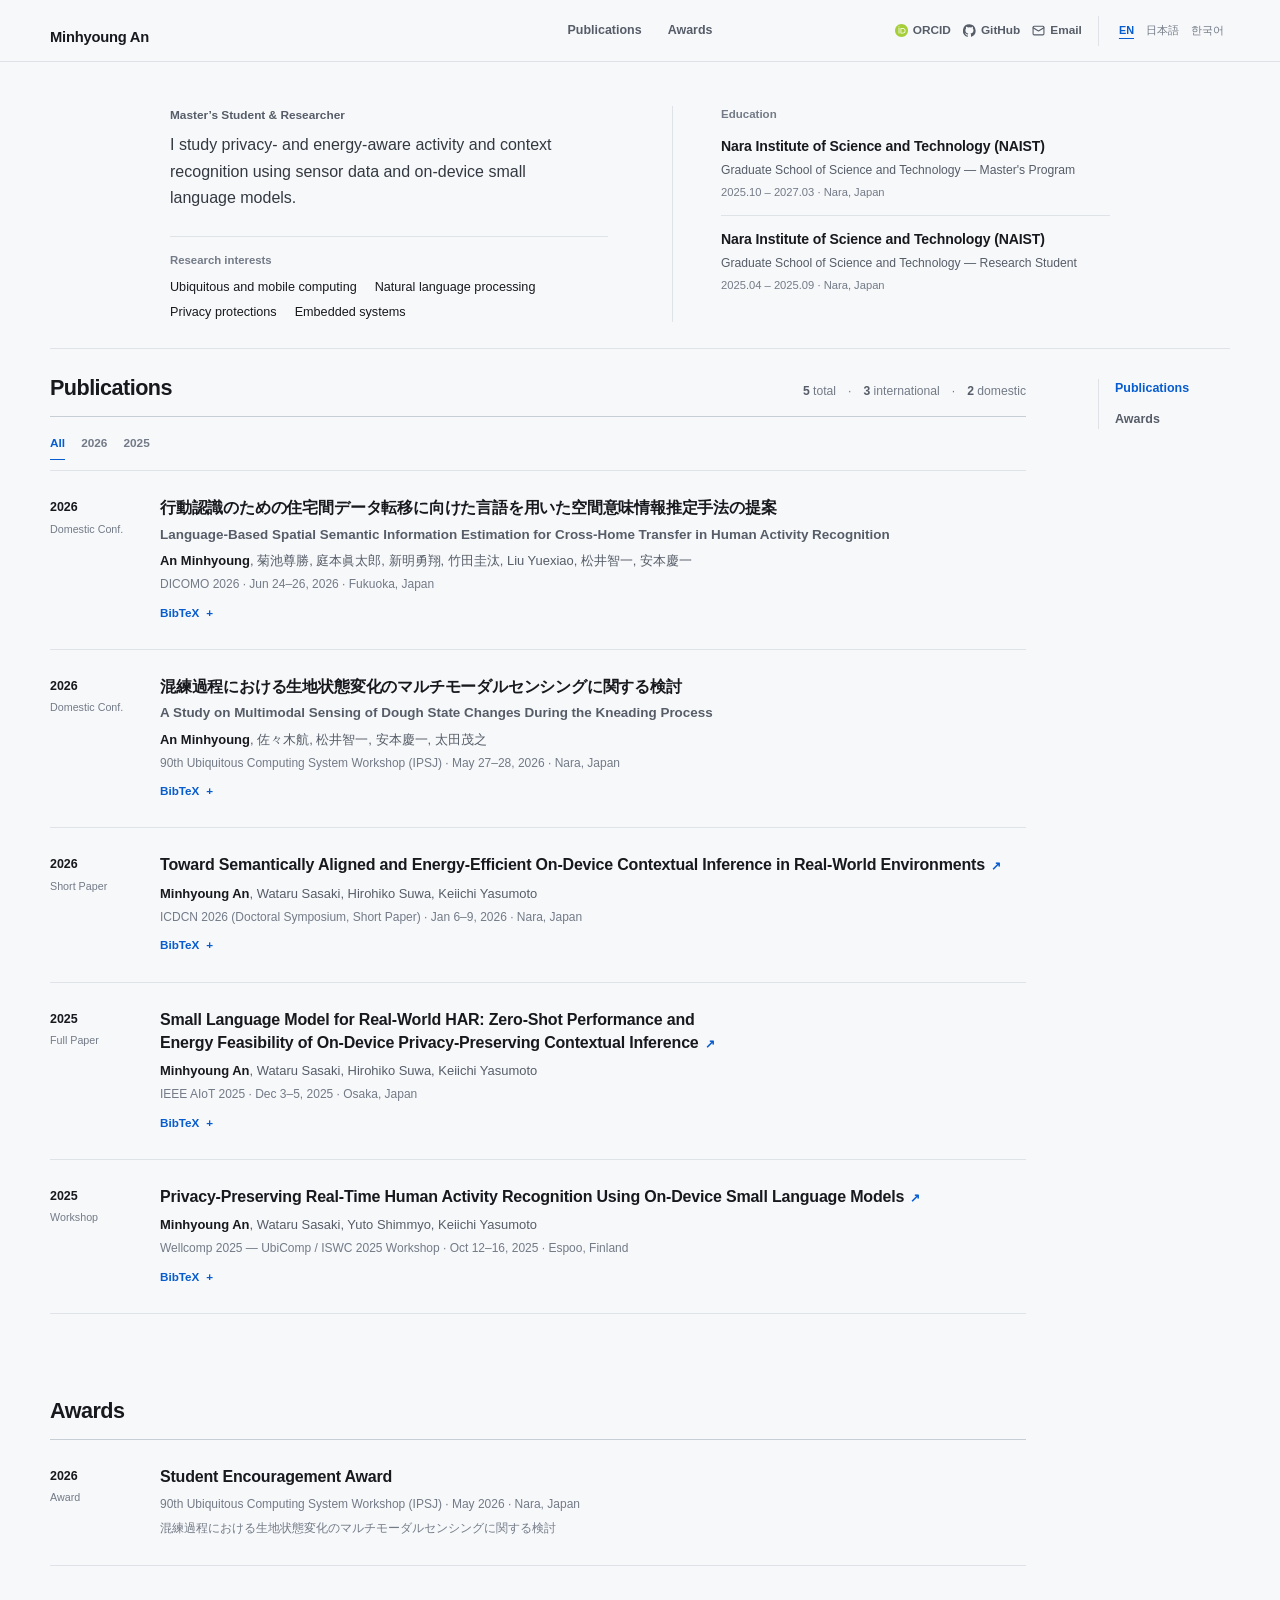
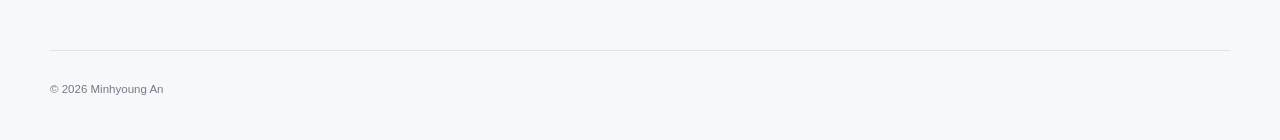
<file: index.html>
<!DOCTYPE html>
<html lang="ja">

<head>
    <meta charset="UTF-8">
    <meta name="viewport" content="width=device-width, initial-scale=1.0">
    <title>Minhyoung An | Researcher</title>
    <meta name="description" content="Minhyoung An — NAIST researcher working on on-device contextual inference, human activity recognition, and privacy-aware sensing.">
    <meta name="theme-color" content="#f7f8fa">
    <link rel="canonical" href="https://amh0727.github.io/">
    <link rel="icon" href="favicon.svg" type="image/svg+xml">
    <link rel="stylesheet" href="index.css">
</head>

<body>
    <!--
      THESIS: A concise researcher index that makes research focus, verified profiles, publications, and BibTeX immediately accessible.
      OWN-WORLD: Institutional cool-white field, near-black type, cobalt links, thin rules, dense bibliography, no cards or decorative imagery.
      STORY: Identity and education → verified destinations → short research focus → ACM interests → publications and awards.
      FIRST VIEWPORT: Slim utility header, compact name/education/focus, research interests, and the beginning of the publication index.
      FORM: Experience direction, seed fa8f7abc, approved Composition C with concise-copy constraint.
      FINISH: unreviewed and undocumented is unfinished; this build ends with the finish review, the verdict, and DESIGN.md
    -->
    <header class="site-header">
        <h1 class="site-title"><a class="site-identity" href="#about" id="site-name">Minhyoung An</a></h1>
        <nav class="header-nav" aria-label="Primary navigation">
            <a href="#publications" data-nav="navPublications">論文・発表</a>
            <a href="#awards" data-nav="navAwards">受賞歴</a>
        </nav>
        <div class="header-tools">
            <div class="profile-links" id="profile-links" aria-label="External profiles"></div>
            <div class="lang-switch" id="lang-switch" role="group" aria-label="Language">
                <button type="button" data-lang="en">EN</button>
                <button type="button" data-lang="ja">日本語</button>
                <button type="button" data-lang="ko">한국어</button>
            </div>
        </div>
    </header>

    <div class="page-shell">
        <section class="intro" id="about" aria-label="Research profile">
            <div class="intro-grid">
                <div class="intro-profile">
                    <p class="hero-greeting" id="hero-greeting"></p>
                    <p class="hero-description" id="hero-description"></p>
                    <div class="research-row">
                        <p class="interests-label" data-i18n="researchInterests">Research interests</p>
                        <div class="hero-interests" id="hero-interests"></div>
                    </div>
                </div>
                <section class="education-summary" aria-labelledby="education-heading">
                    <h2 id="education-heading" data-i18n="secEducation">学歴</h2>
                    <div class="edu-list" id="edu-list"></div>
                </section>
            </div>
        </section>

        <div class="content-grid">
            <main class="content">
                <section class="section" id="publications">
                    <div class="section-header">
                        <h2 data-i18n="secPublications">主な論文・発表</h2>
                        <div class="pub-stats" id="pub-stats"></div>
                    </div>
                    <div class="pub-filters" id="pub-filters" aria-label="Publication year filter"></div>
                    <div class="pub-list" id="pub-list"></div>
                </section>

                <section class="section compact-section" id="awards">
                    <div class="section-header">
                        <h2 data-i18n="secAwards">受賞歴</h2>
                    </div>
                    <div class="award-list" id="award-list"></div>
                </section>
            </main>

            <aside class="contents-rail" aria-label="On this page">
                <nav class="side-nav">
                    <a href="#publications"><span data-nav="navPublications">論文・発表</span></a>
                    <a href="#awards"><span data-nav="navAwards">受賞歴</span></a>
                </nav>
            </aside>
        </div>

        <footer class="footer">
            <p>&copy; <span id="footer-year"></span> <span id="footer-name"></span></p>
        </footer>
    </div>

    <script src="i18n/ja.js"></script>
    <script src="i18n/en.js"></script>
    <script src="i18n/ko.js"></script>
    <script src="data.js"></script>
    <script src="render.js"></script>
    <!-- Cloudflare Web Analytics -->
    <script type="module" src="https://static.cloudflareinsights.com/beacon.min.js" data-cf-beacon='{"token":"921885a838bb4f1bad14e4d2ec5fda9a"}'></script>
    <!-- End Cloudflare Web Analytics -->
</body>

</html>
</file>
<file: index.css>
:root {
    color-scheme: light;
    --bg: #f7f8fa;
    --surface: #ffffff;
    --text: #17191d;
    --muted: #565d68;
    --soft: #737b87;
    --accent: #075ccf;
    --accent-hover: #03479f;
    --accent-soft: #eaf2ff;
    --rule: #dfe3e8;
    --rule-strong: #c8ced6;
    --page: 1180px;
    --font-sans: Inter, ui-sans-serif, -apple-system, BlinkMacSystemFont, "Segoe UI", "Helvetica Neue", "Hiragino Sans", "Yu Gothic UI", "Noto Sans CJK JP", "Noto Sans KR", sans-serif;
    --font-mono: "SFMono-Regular", Consolas, "Liberation Mono", monospace;
    --ease: cubic-bezier(.16, 1, .3, 1);
}

*, *::before, *::after { box-sizing: border-box; }
* { margin: 0; }
html { scroll-behavior: smooth; scroll-padding-top: 88px; -webkit-font-smoothing: antialiased; }
body { min-width: 320px; background: var(--bg); color: var(--text); font-family: var(--font-sans); line-height: 1.55; }
a { color: inherit; }
button { font: inherit; }
h1, h2, h3 { text-wrap: balance; }
p { text-wrap: pretty; }
::selection { background: var(--accent-soft); color: var(--accent-hover); }

.site-header {
    position: sticky;
    top: 0;
    z-index: 20;
    min-height: 62px;
    display: grid;
    grid-template-columns: minmax(150px, 1fr) auto minmax(150px, 1fr);
    align-items: center;
    gap: 28px;
    padding: 0 max(24px, calc((100vw - var(--page)) / 2));
    border-bottom: 1px solid var(--rule);
    background: rgba(247, 248, 250, .96);
}

.site-title { line-height: 1; }
.site-identity { width: fit-content; font-size: .92rem; font-weight: 680; letter-spacing: -.015em; text-decoration: none; }
.header-nav { display: flex; align-items: center; gap: 26px; }
.header-nav a, .side-nav a { color: var(--muted); font-size: .78rem; font-weight: 560; text-decoration: none; transition: color 160ms ease; }
.header-nav a:hover, .side-nav a:hover, .side-nav a.active { color: var(--accent); }
.header-tools { justify-self: end; display: flex; align-items: center; gap: 16px; }

.profile-links { display: flex; align-items: center; gap: 12px; }
.profile-link {
    min-height: 30px;
    display: inline-flex;
    align-items: center;
    gap: 5px;
    padding: 2px 0;
    border: 0;
    background: transparent;
    color: var(--muted);
    font-size: .74rem;
    font-weight: 570;
    text-decoration: none;
    cursor: pointer;
    transition: color 160ms ease;
}
.profile-link svg { width: 13px; height: 13px; }
.profile-link:hover, .profile-link.copied { color: var(--accent); }

.lang-switch { display: flex; align-items: center; padding-left: 14px; border-left: 1px solid var(--rule); }
.lang-switch button {
    min-height: 30px;
    padding: 3px 6px;
    border: 0;
    background: transparent;
    color: var(--soft);
    font-size: .68rem;
    font-weight: 560;
    cursor: pointer;
}
.lang-switch button:hover { color: var(--text); }
.lang-switch button.active { color: var(--accent); text-decoration: underline; text-underline-offset: 4px; }

:where(a, button, summary):focus-visible { outline: 3px solid rgba(7, 92, 207, .26); outline-offset: 3px; }

.page-shell { width: min(calc(100% - 48px), var(--page)); margin: 0 auto; }
.intro { max-width: 940px; padding: 44px 0 26px; margin: 0 auto; text-align: left; }
.intro-grid { display: grid; grid-template-columns: repeat(2, minmax(0, 1fr)); gap: 64px; align-items: start; }
.hero-greeting { margin-bottom: 8px; color: var(--muted); font-size: .74rem; font-weight: 620; }
.hero-description { max-width: 68ch; color: #343941; font-size: 1rem; line-height: 1.65; }
.education-summary { min-height: 100%; padding-left: 48px; border-left: 1px solid var(--rule); }
.education-summary h2 { margin-bottom: 12px; color: var(--soft); font-size: .72rem; font-weight: 650; }
.edu-item { padding: 13px 0; border-top: 1px solid var(--rule); }
.edu-item:first-child { padding-top: 0; border-top: 0; }
.edu-school { font-size: .88rem; font-weight: 640; letter-spacing: -.01em; }
.edu-dept { margin-top: 3px; color: var(--muted); font-size: .76rem; }
.edu-line { margin-top: 5px; color: var(--soft); font-size: .7rem; font-variant-numeric: tabular-nums; }

.research-row {
    margin-top: 24px;
    padding-top: 15px;
    border-top: 1px solid var(--rule);
}
.interests-label { margin-bottom: 9px; color: var(--soft); font-size: .71rem; font-weight: 650; }
.hero-interests { display: flex; flex-wrap: wrap; gap: 5px 18px; }
.interest-tag { color: var(--text); font-size: .79rem; font-weight: 540; }

.content-grid { display: grid; grid-template-columns: minmax(0, 1fr) 132px; gap: 72px; align-items: start; padding-top: 26px; border-top: 1px solid var(--rule); }
.content { min-width: 0; }
.section { margin-bottom: 84px; scroll-margin-top: 88px; }
.section-header { display: flex; align-items: baseline; justify-content: space-between; gap: 24px; padding-bottom: 15px; border-bottom: 1px solid var(--rule-strong); }
.section-header h2 { font-size: 1.35rem; font-weight: 680; line-height: 1.2; letter-spacing: -.025em; }
.pub-stats { color: var(--soft); font-size: .76rem; }
.pub-stats b { color: var(--muted); font-weight: 620; }

.contents-rail { position: sticky; top: 94px; padding-top: 4px; }
.side-nav { display: grid; gap: 11px; padding-left: 16px; border-left: 1px solid var(--rule); }

.pub-filters { display: flex; flex-wrap: wrap; gap: 16px; min-height: 54px; align-items: center; border-bottom: 1px solid var(--rule); }
.filter-chip {
    min-height: 32px;
    padding: 0;
    border: 0;
    border-bottom: 1px solid transparent;
    background: transparent;
    color: var(--soft);
    font-size: .74rem;
    font-weight: 590;
    cursor: pointer;
}
.filter-chip:hover { color: var(--text); }
.filter-chip.active { color: var(--accent); border-bottom-color: var(--accent); }

.pub-item, .award-item { display: grid; grid-template-columns: 88px minmax(0, 1fr); gap: 22px; padding: 25px 0 27px; border-bottom: 1px solid var(--rule); }
.pub-item.hidden { display: none; }
.pub-year-col, .award-year-col { display: flex; flex-direction: column; align-items: flex-start; gap: 4px; padding-top: 2px; }
.pub-year, .award-year { font-size: .78rem; font-weight: 660; font-variant-numeric: tabular-nums; }
.pub-type, .award-tag { color: var(--soft); font-size: .67rem; line-height: 1.35; }
.pub-title, .award-title { margin-bottom: 7px; font-size: 1rem; font-weight: 650; line-height: 1.46; letter-spacing: -.012em; }
.pub-title a { text-decoration: none; }
.pub-title a:hover { color: var(--accent); }
.pub-title a::after { content: "↗"; padding-left: 6px; color: var(--accent); font-size: .76em; }
.pub-english-title { margin: -2px 0 7px; color: var(--muted); font-size: .84rem; font-weight: 560; line-height: 1.45; }
.pub-authors { margin-bottom: 4px; color: var(--muted); font-size: .81rem; line-height: 1.55; }
.author-self { color: var(--text); font-weight: 650; }
.pub-venue-line, .award-venue-line, .award-work { color: var(--soft); font-size: .75rem; line-height: 1.55; }
.pub-links { display: flex; gap: 14px; margin-top: 7px; }
.pub-link { color: var(--accent); font-size: .75rem; font-weight: 600; text-decoration: none; }
.pub-link:hover { text-decoration: underline; text-underline-offset: 3px; }

.citation-details { margin-top: 10px; }
.citation-details summary { width: fit-content; list-style: none; color: var(--accent); font-size: .73rem; font-weight: 620; cursor: pointer; }
.citation-details summary::-webkit-details-marker { display: none; }
.citation-details summary::after { content: "+"; margin-left: 7px; }
.citation-details[open] summary::after { content: "−"; }
.citation-panel { position: relative; margin-top: 11px; padding: 16px 76px 16px 16px; border: 1px solid var(--rule); background: var(--surface); }
.citation-panel pre { overflow-x: auto; color: var(--muted); font: .7rem/1.6 var(--font-mono); white-space: pre-wrap; overflow-wrap: anywhere; }
.citation-copy { position: absolute; top: 11px; right: 11px; min-height: 30px; padding: 3px 9px; border: 1px solid var(--rule-strong); border-radius: 4px; background: var(--bg); color: var(--muted); font-size: .69rem; font-weight: 620; cursor: pointer; }
.citation-copy:hover, .citation-copy.copied { color: var(--accent); border-color: var(--accent); }

.compact-section .section-header { margin-bottom: 0; }
.award-work { margin-top: 5px; }

.footer { padding: 30px 0 42px; border-top: 1px solid var(--rule); color: var(--soft); font-size: .72rem; }

@media (max-width: 1050px) {
    .site-header { grid-template-columns: 1fr auto; }
    .header-nav { display: none; }
    .header-tools { grid-column: 2; }
    .content-grid { grid-template-columns: minmax(0, 1fr) 110px; gap: 42px; }
    .profile-link { min-width: 44px; min-height: 44px; justify-content: center; }
    .profile-link span { display: none; }
}

@media (max-width: 760px) {
    html { scroll-padding-top: 64px; }
    .site-header { min-height: 58px; grid-template-columns: auto 1fr; padding: 0 18px; gap: 10px; }
    .header-tools { grid-column: 2; width: auto; justify-self: end; justify-content: flex-end; gap: 6px; }
    .profile-links { gap: 0; }
    .lang-switch { flex: 0 0 auto; padding-left: 8px; }
    .lang-switch button { width: 28px; padding-inline: 2px; font-size: 0; }
    .lang-switch button::before { content: attr(data-lang); font-size: .64rem; text-transform: uppercase; }
    .page-shell { width: min(calc(100% - 36px), var(--page)); }
    .intro { padding: 34px 0 22px; }
    .intro-grid { grid-template-columns: 1fr; gap: 30px; }
    .hero-description { margin-left: 0; font-size: 1rem; }
    .education-summary { padding: 24px 0 0; border-top: 1px solid var(--rule); border-left: 0; }
    .research-row { margin-top: 20px; }
    .hero-interests { gap: 6px 15px; }
    .content-grid { display: block; padding-top: 24px; }
    .contents-rail { display: none; }
    .section { margin-bottom: 64px; }
    .section-header { align-items: flex-end; }
    .pub-stats { max-width: 46%; text-align: right; }
    .pub-item, .award-item { grid-template-columns: 62px minmax(0, 1fr); gap: 14px; }
}

@media (max-width: 480px) {
    .site-identity { font-size: .82rem; }
    .header-tools { gap: 8px; }
    .lang-switch button::before { font-size: .62rem; }
    .section-header { display: block; }
    .pub-stats { max-width: none; margin-top: 7px; text-align: left; white-space: nowrap; }
    .pub-item, .award-item { display: block; }
    .pub-year-col, .award-year-col { flex-direction: row; align-items: baseline; gap: 8px; margin-bottom: 9px; }
    .citation-panel { padding: 48px 13px 13px; }
    .citation-copy { left: 11px; right: auto; }
}

@media (prefers-reduced-motion: reduce) {
    html { scroll-behavior: auto; }
    *, *::before, *::after { animation-duration: .01ms !important; transition-duration: .01ms !important; }
}

@media (prefers-contrast: more) {
    :root { --muted: #3f454d; --soft: #555d67; --rule: #bcc3cc; --rule-strong: #929ba7; }
}
</file>
